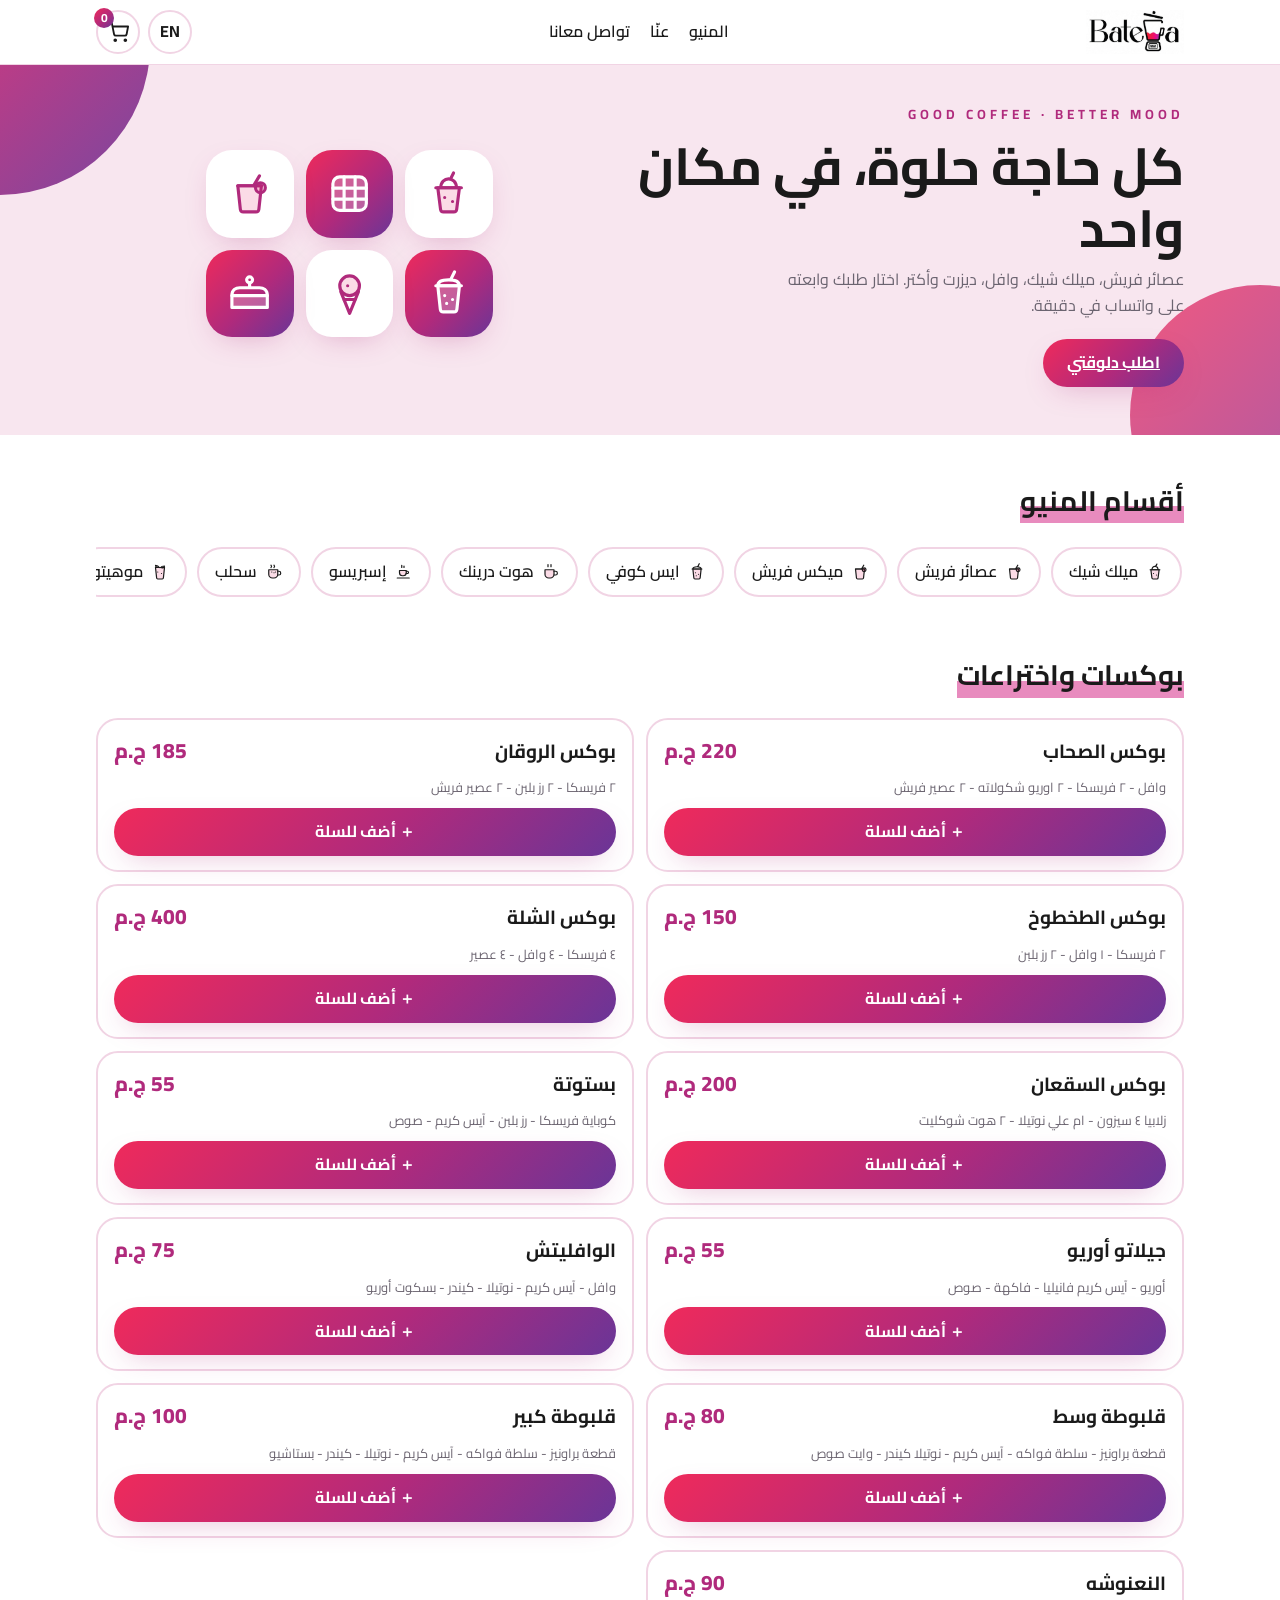
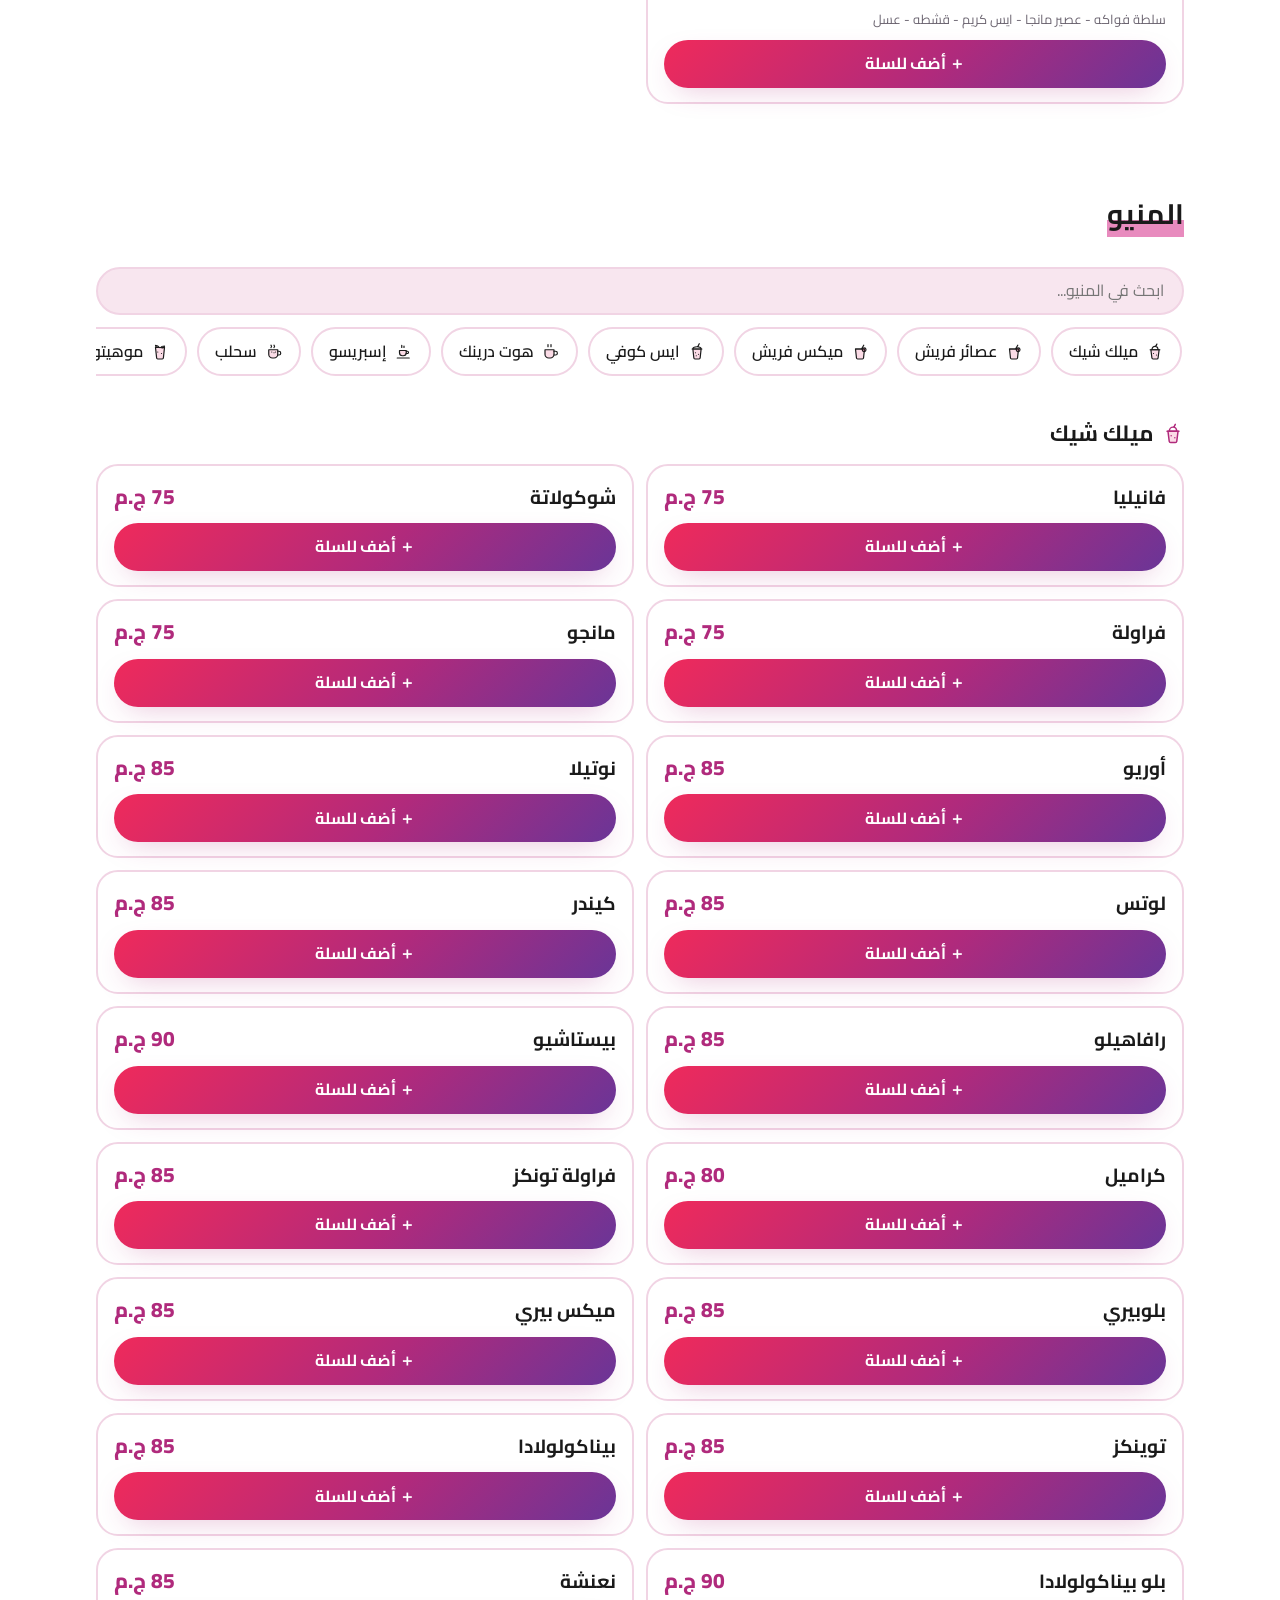
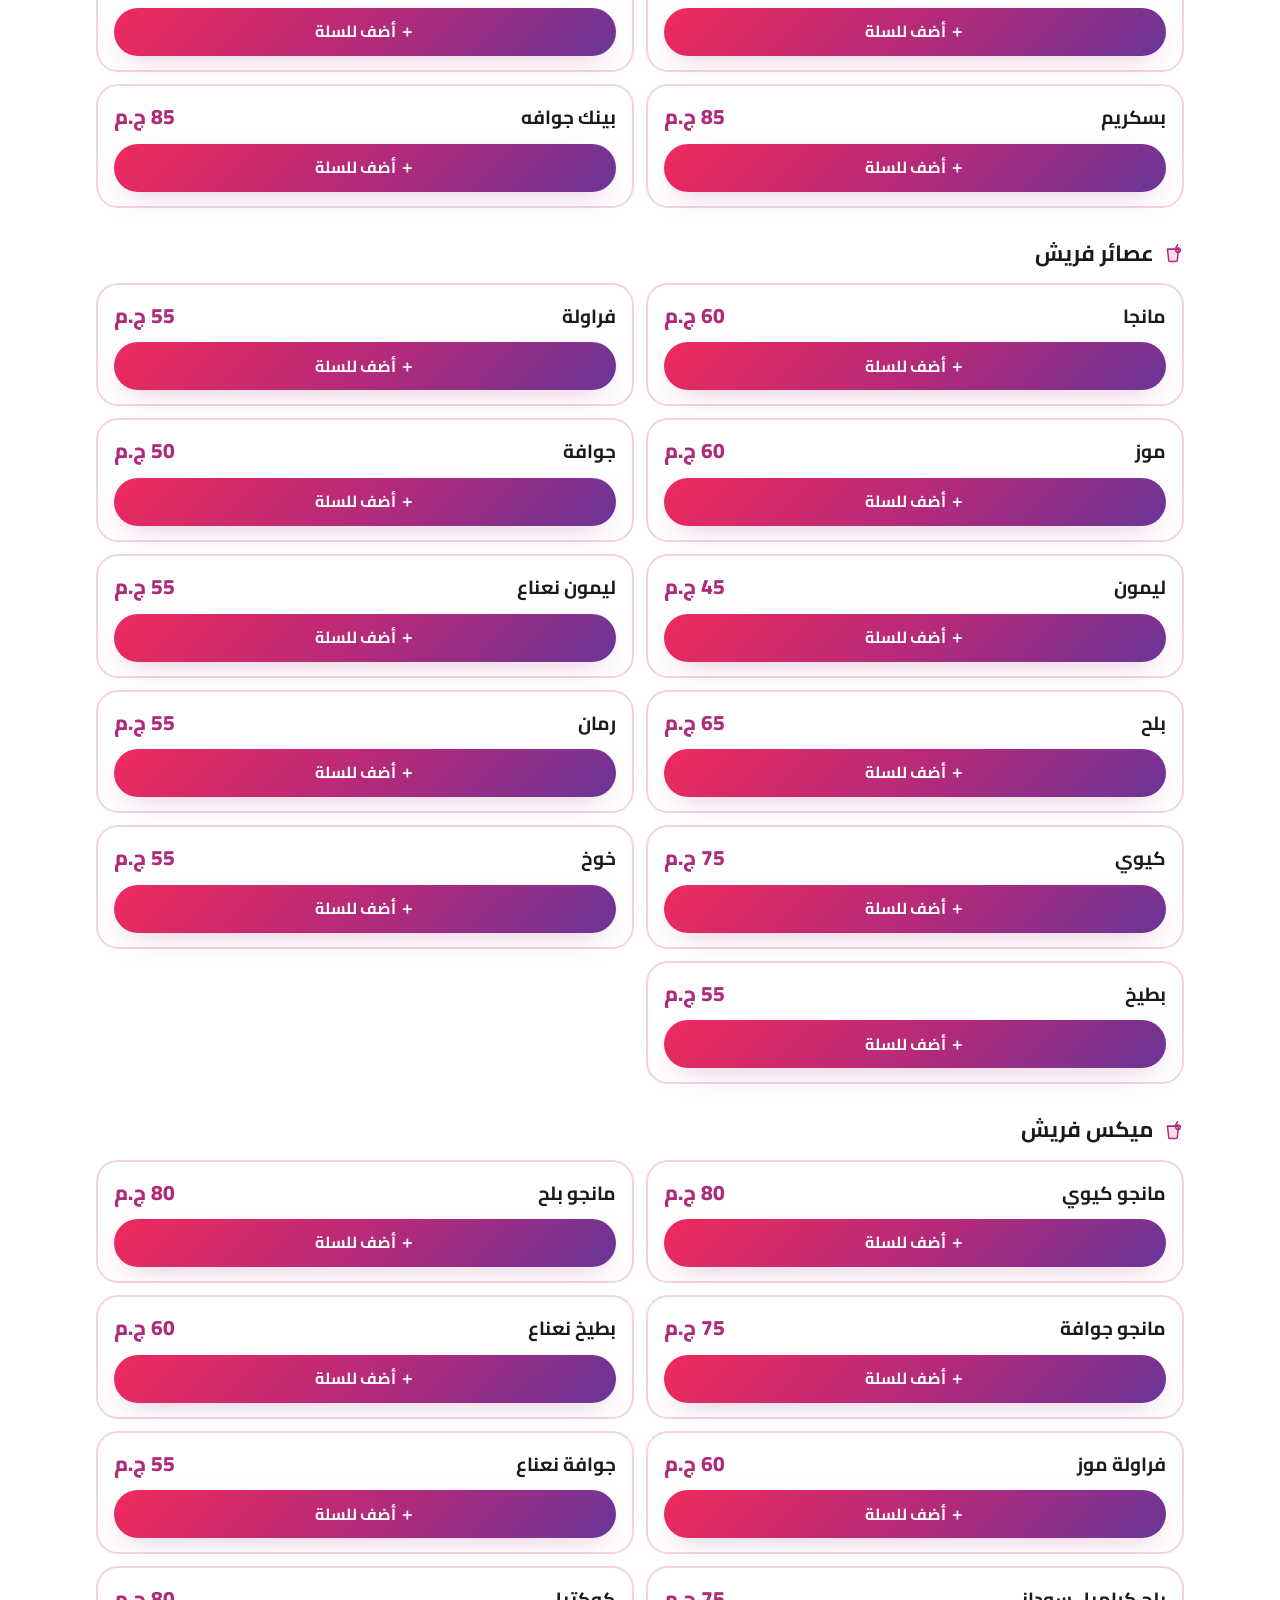
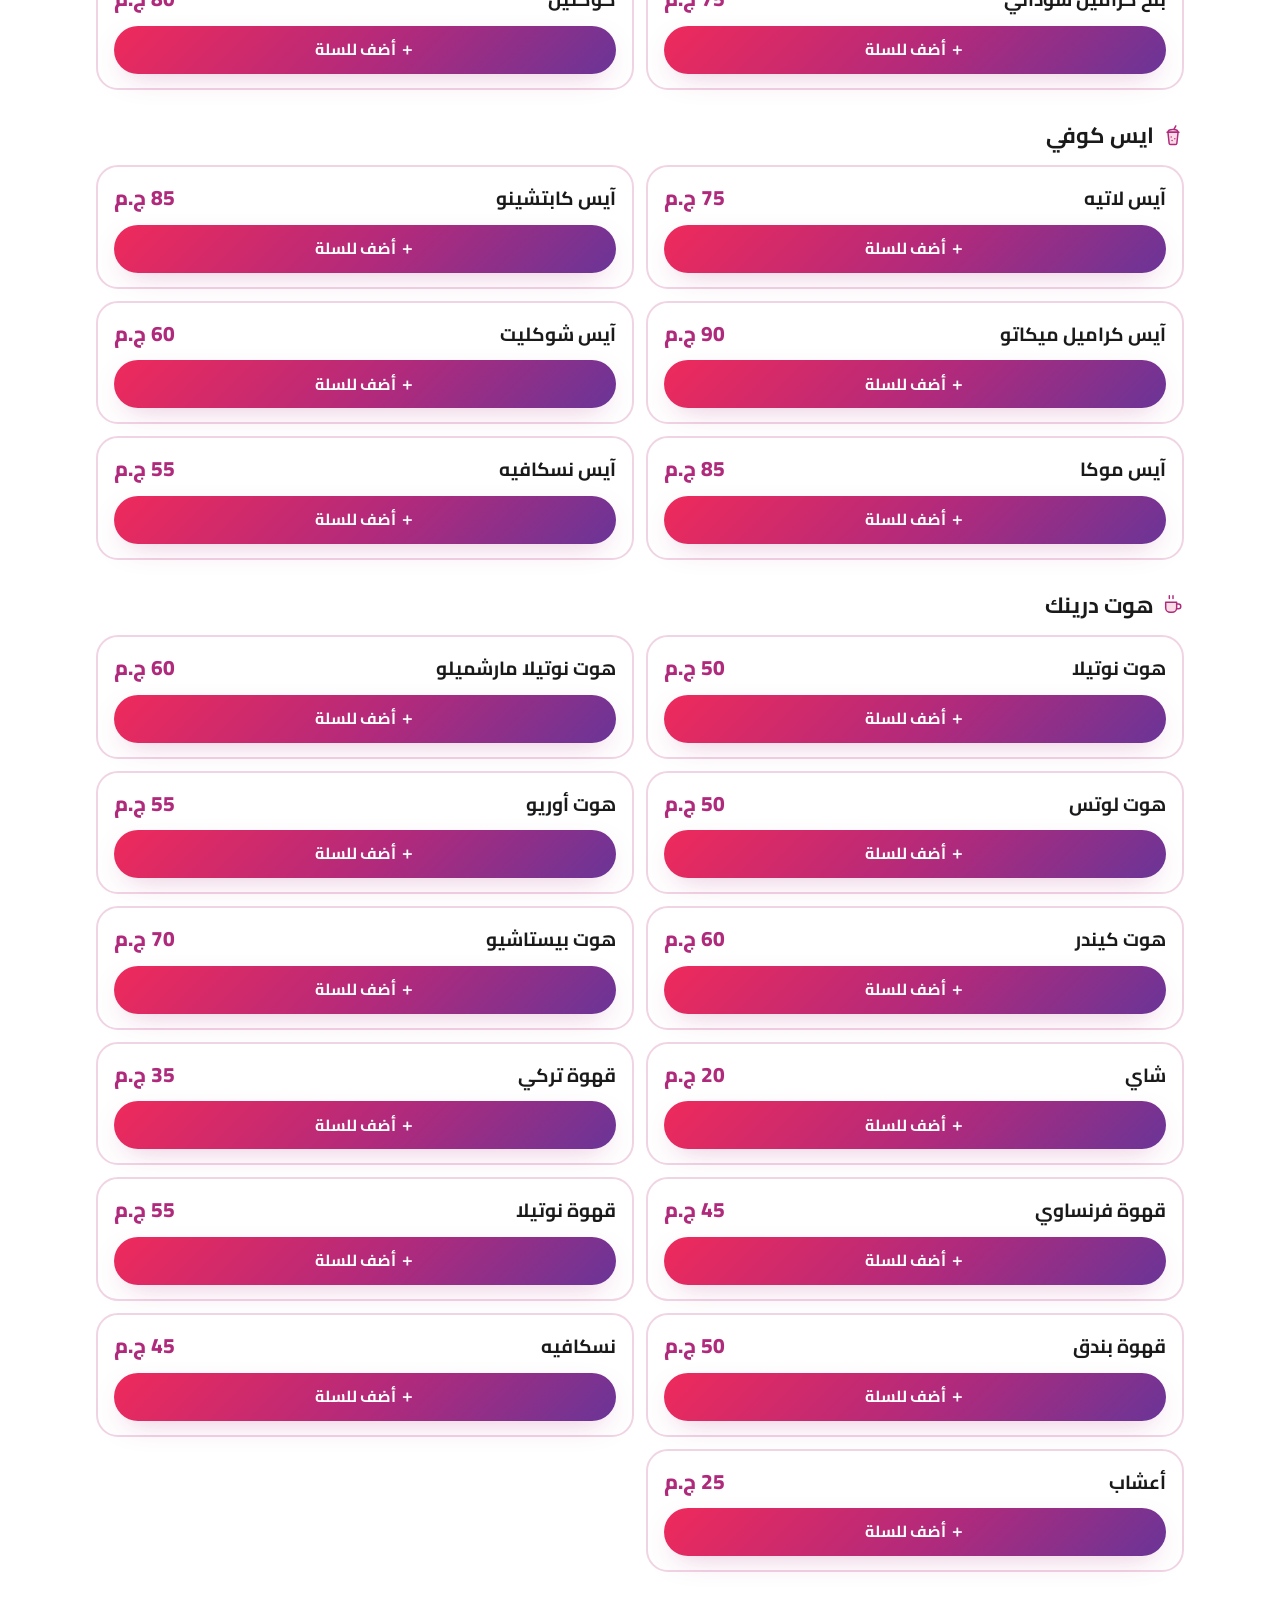
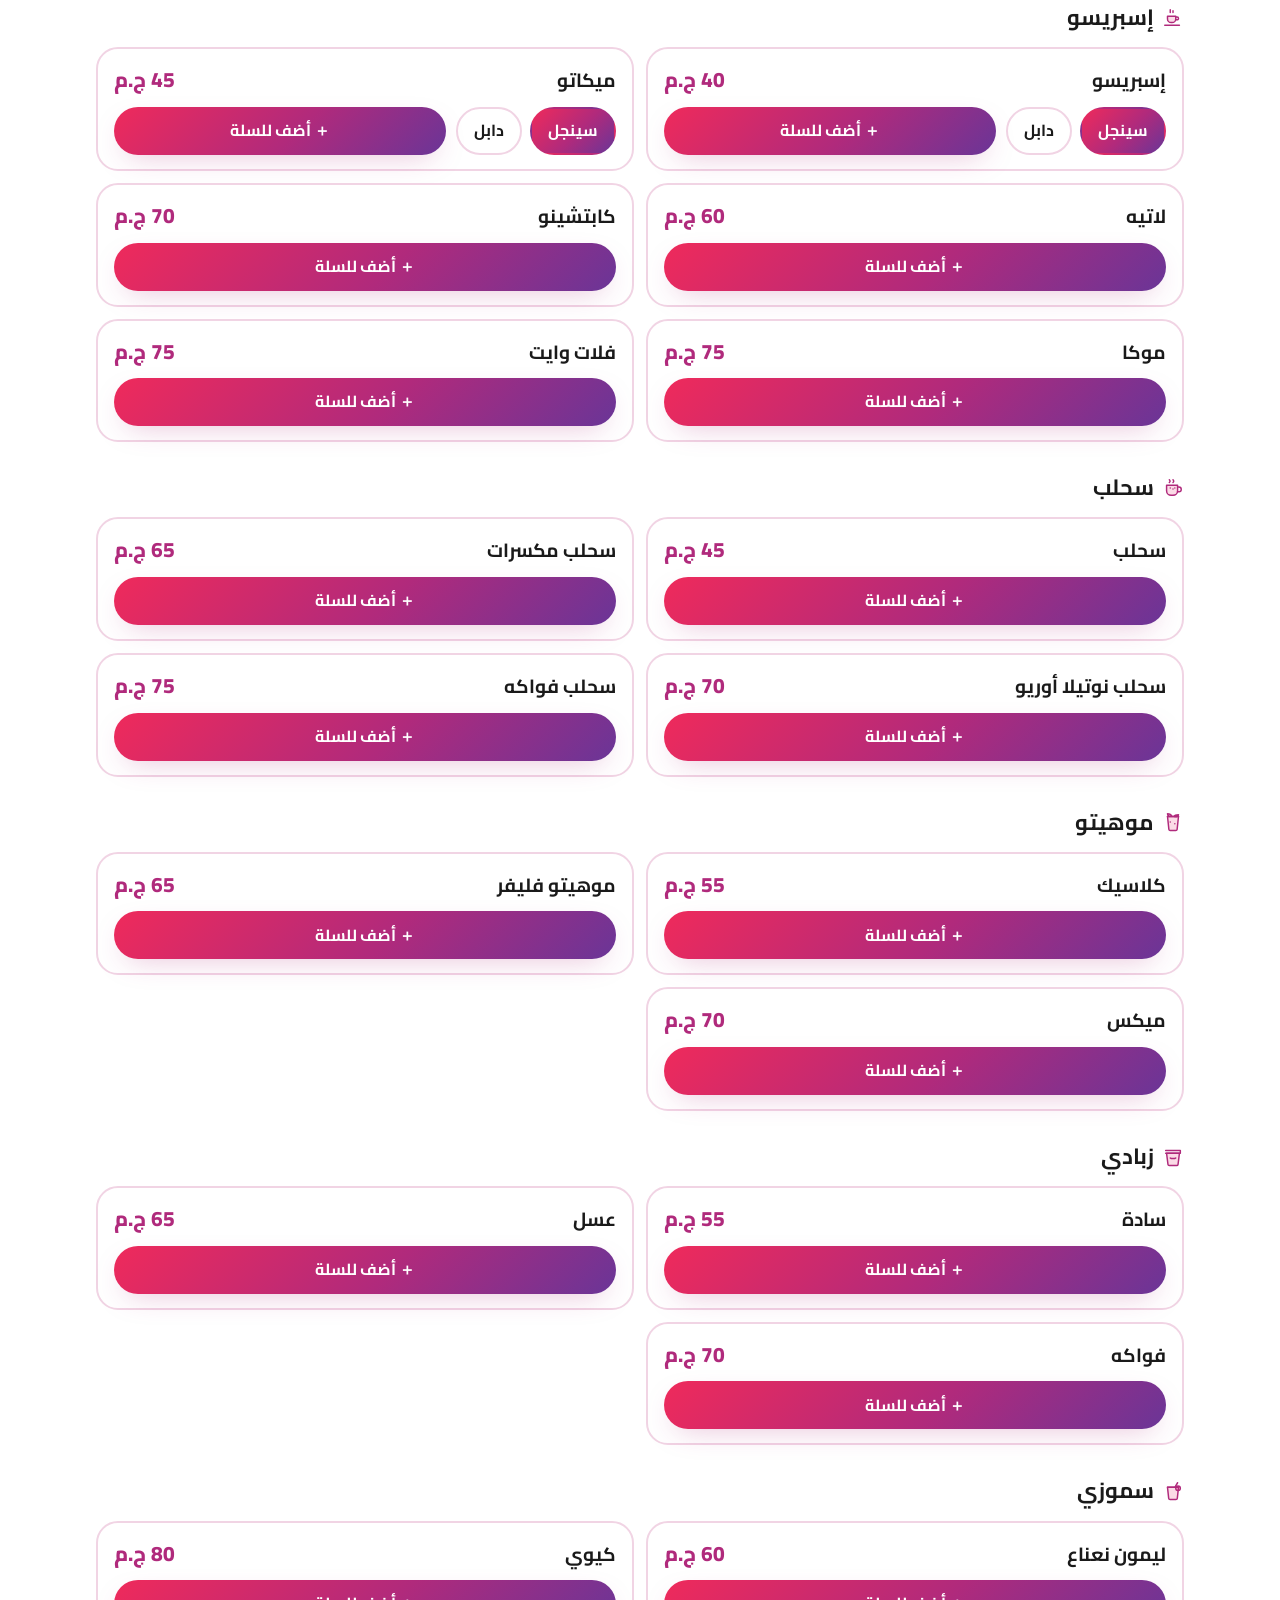
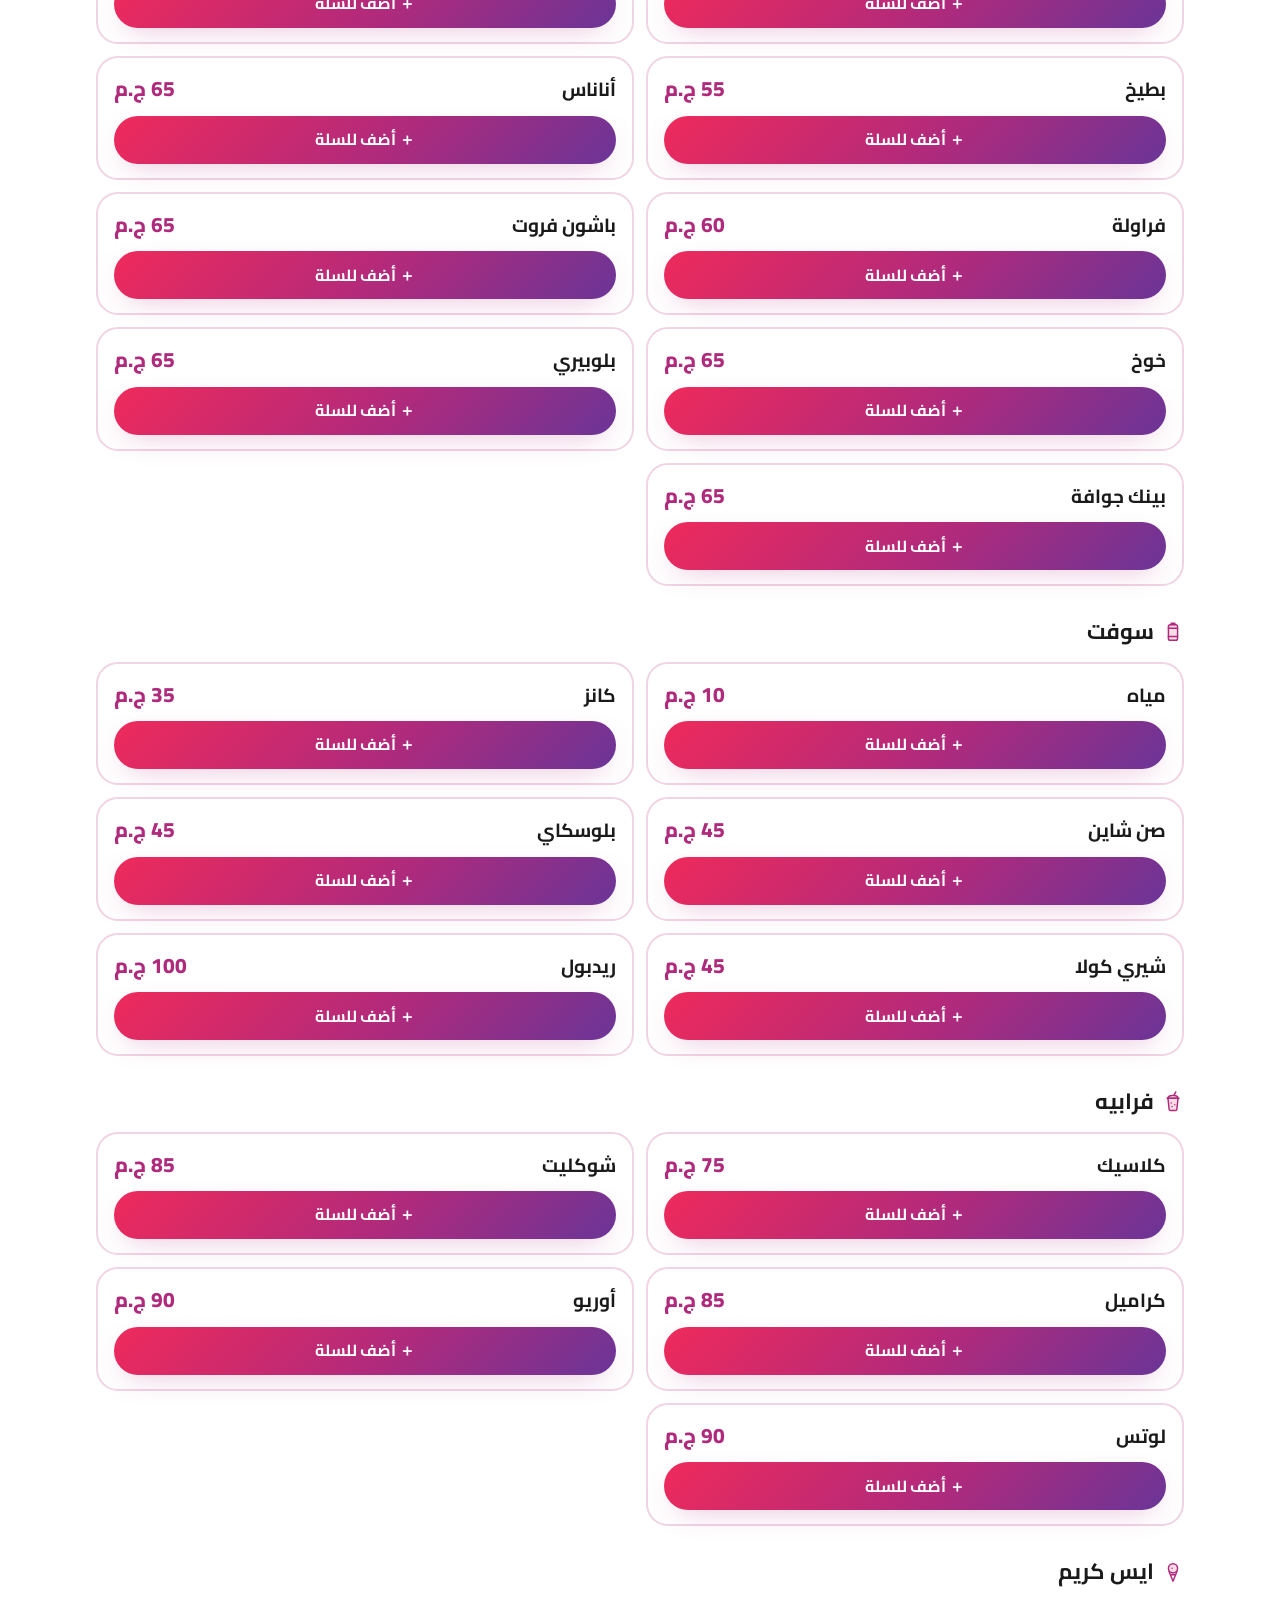
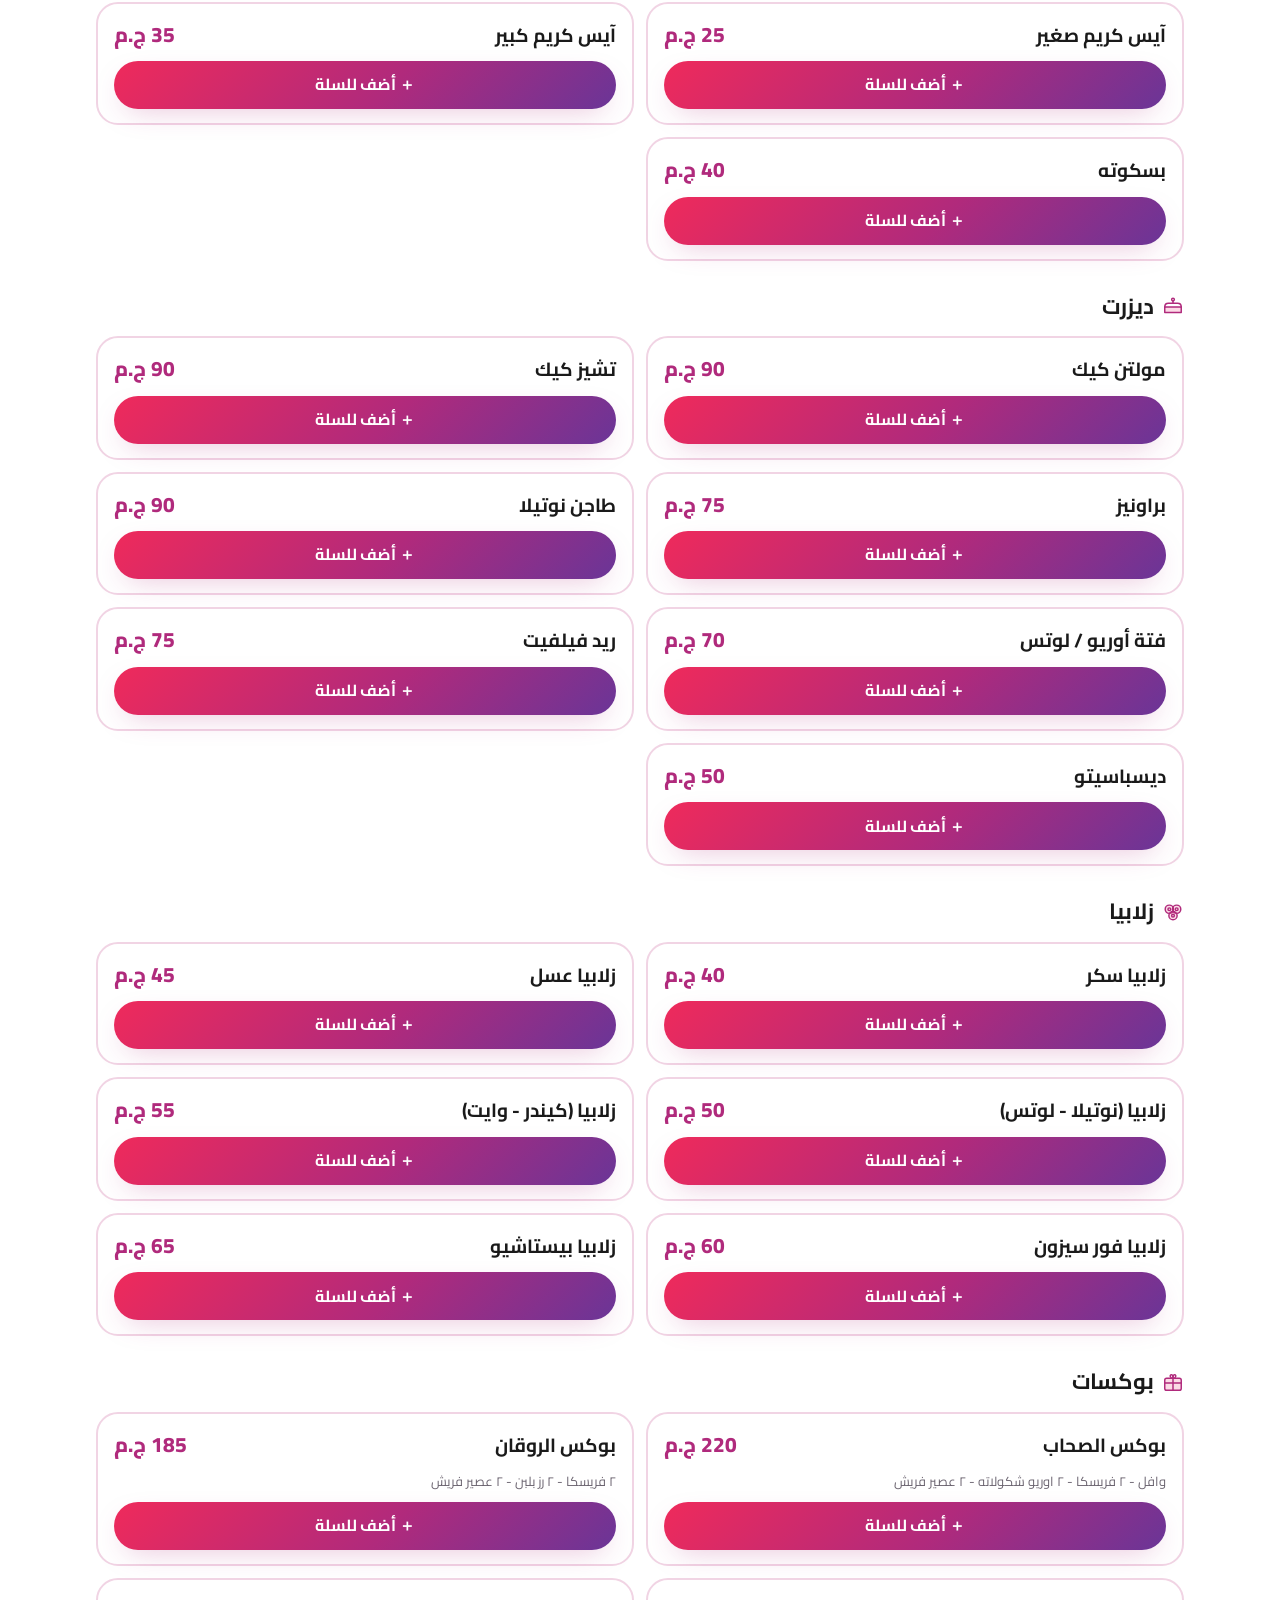
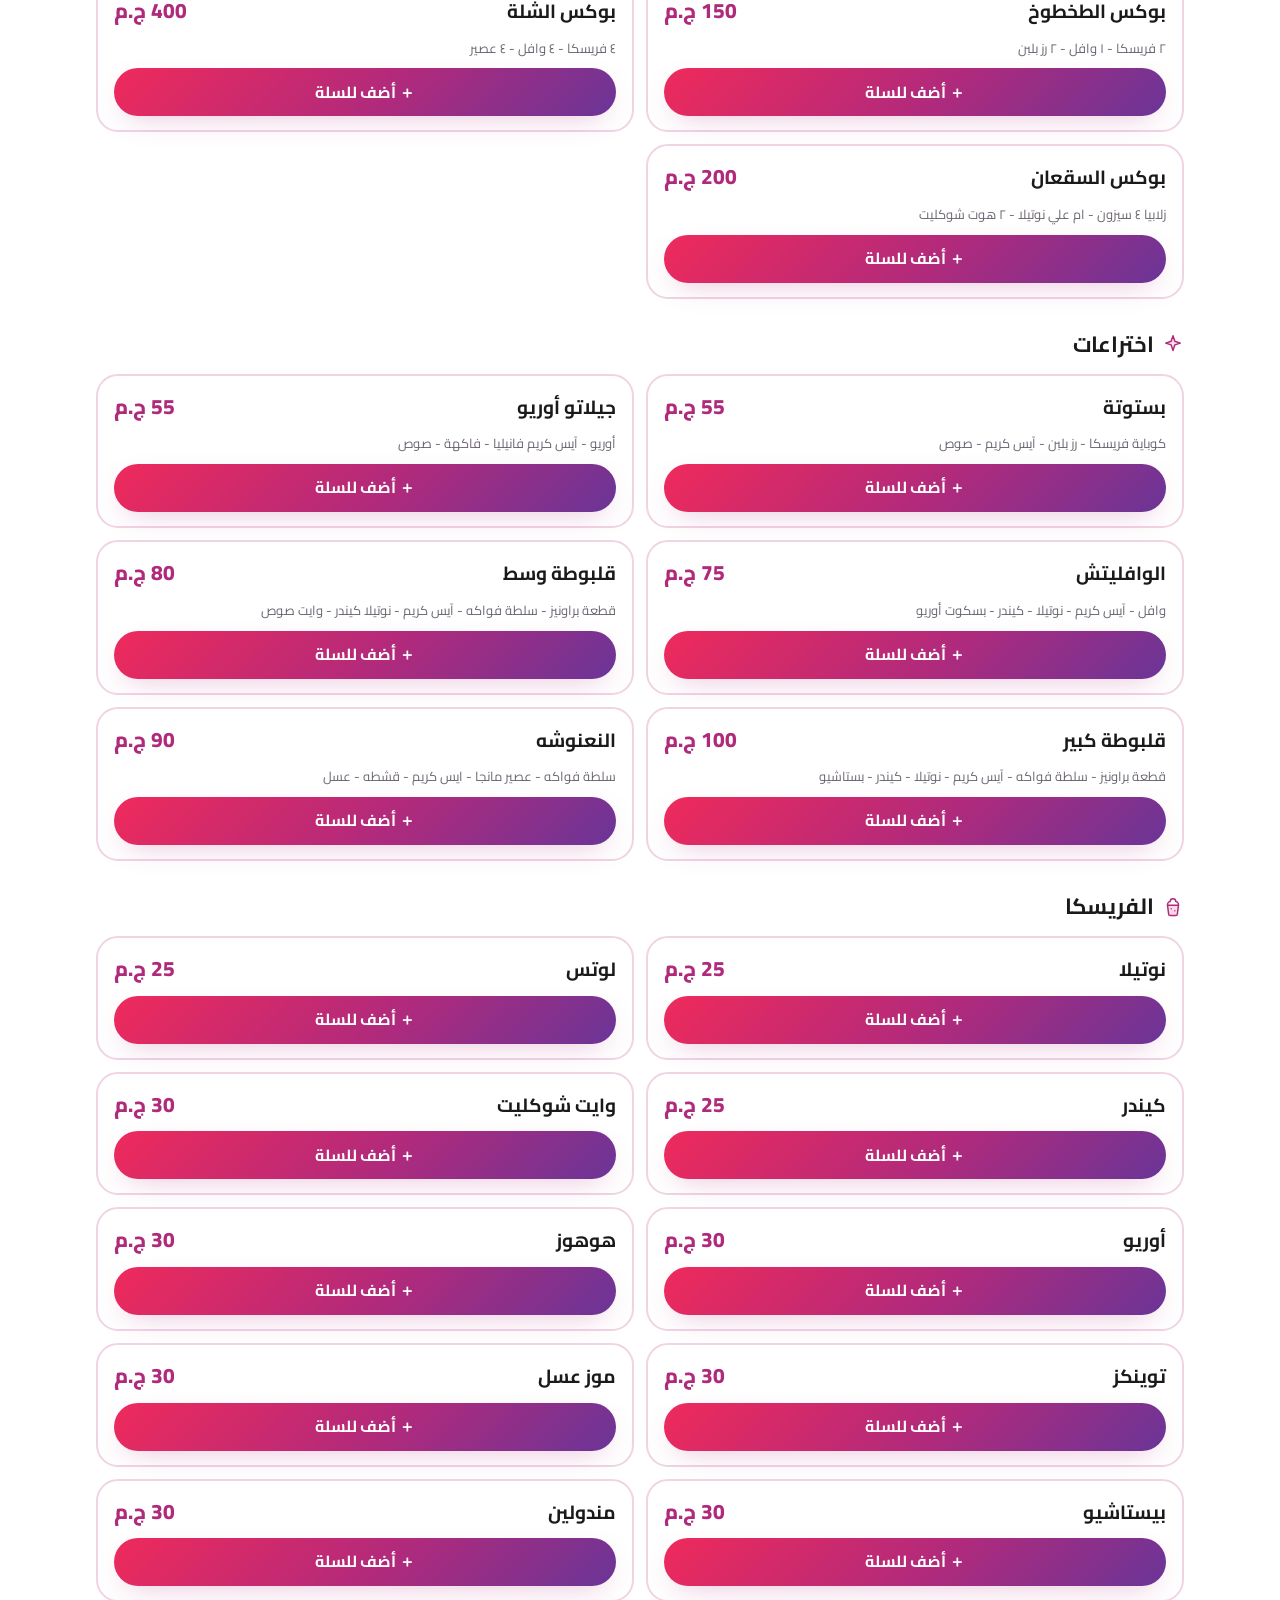
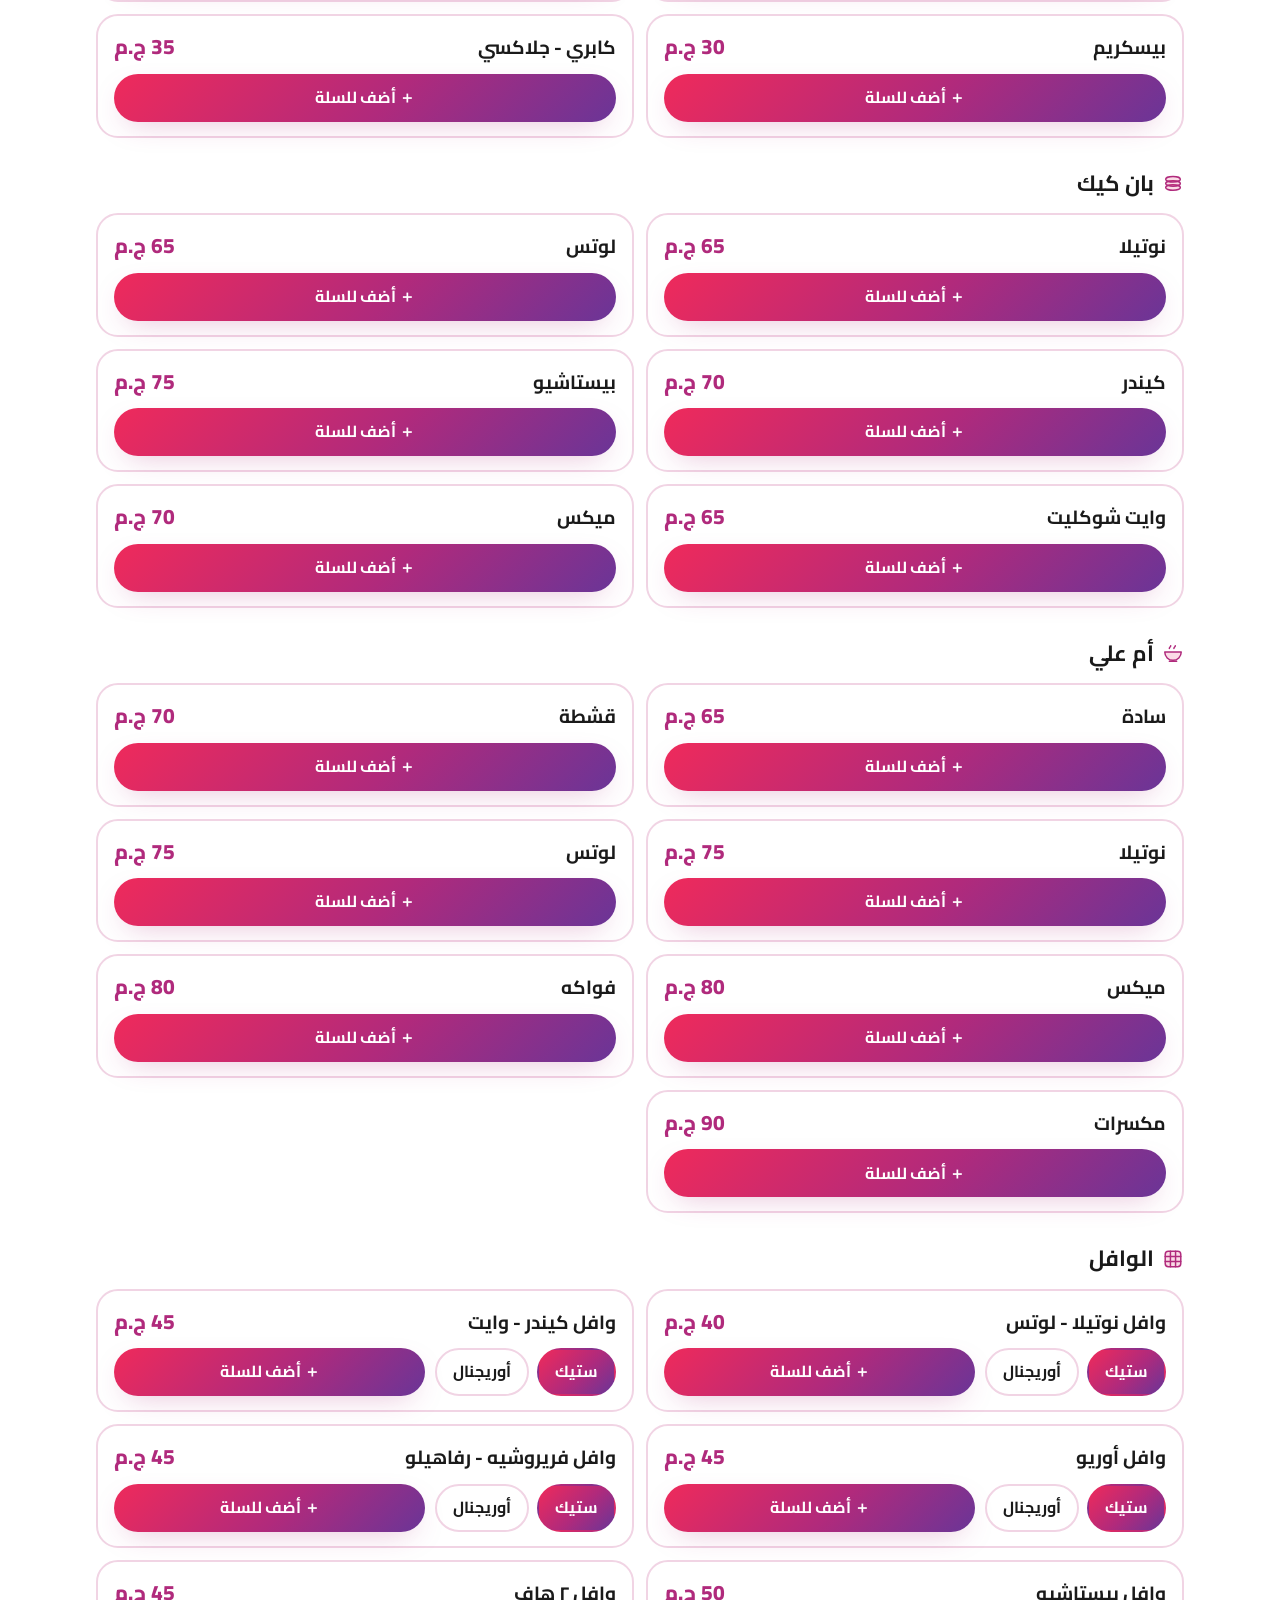
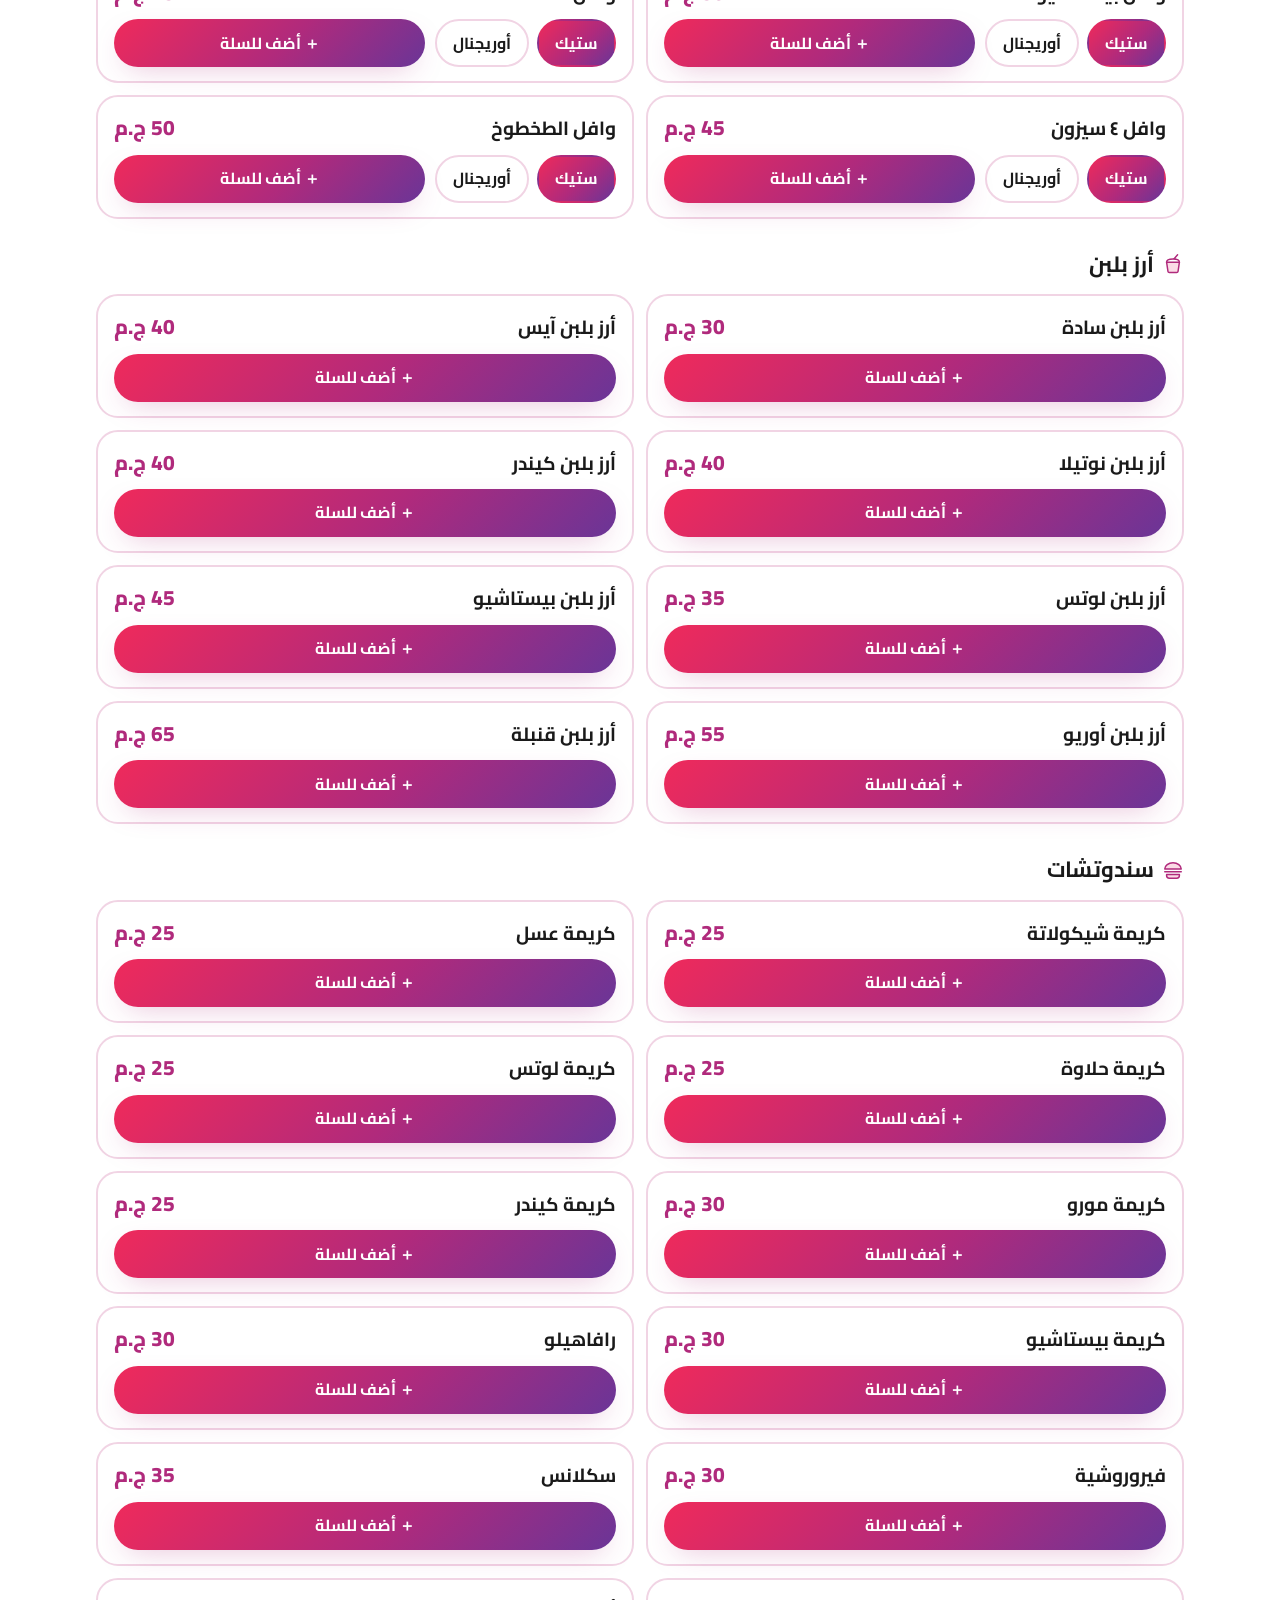
<file: index.html>
<!doctype html>
<html lang="ar" dir="rtl">
<head>
<meta charset="utf-8">
<meta name="viewport" content="width=device-width,initial-scale=1">
<title>بطيخة | Batekha – Fresh Juice & Desserts</title>
<meta name="description" content="اطلب من بطيخة: عصائر فريش، ميلك شيك، وافل، ديزرت وأكتر – كل حاجة حلوة في مكان واحد. Order via WhatsApp.">
<meta name="theme-color" content="#b02a7c">
<meta property="og:title" content="بطيخة | Batekha">
<link rel="icon" href="assets/logo.png">
<link rel="preconnect" href="https://fonts.googleapis.com"><link rel="stylesheet" href="https://fonts.googleapis.com/css2?family=Cairo:wght@400;600;700;800&display=swap">
<link rel="stylesheet" href="styles.css">
</head>
<body>
<header class="top"><div class="wrap">
  <a href="#top" aria-label="Batekha"><img src="assets/logo.png" alt="بطيخة Batekha"></a>
  <nav><a href="#menu" data-i="nav_menu"></a><a href="#about" data-i="nav_about"></a><a href="#contact" data-i="nav_contact"></a></nav>
  <div class="row" style="gap:8px">
    <button class="iconbtn" id="langBtn" aria-label="Language" style="font-weight:700">EN</button>
    <button class="iconbtn" id="cartBtn" data-i-aria="cart"><svg viewBox="0 0 24 24" fill="none" stroke="currentColor" stroke-width="2" stroke-linecap="round" stroke-linejoin="round"><circle cx="9" cy="21" r="1"/><circle cx="20" cy="21" r="1"/><path d="M1 1h4l2.7 13.4a2 2 0 0 0 2 1.6h9.7a2 2 0 0 0 2-1.6L23 6H6"/></svg><span class="badge" id="badge" hidden>0</span></button>
  </div>
</div></header>

<main id="top">
<section class="hero"><div class="wrap">
  <div class="reveal">
    <small>GOOD COFFEE · BETTER MOOD</small>
    <h1 data-i="hero_h"></h1>
    <p data-i="hero_p"></p>
    <a class="btn" href="#menu" data-i="order_now"></a>
  </div>
  <div class="pics" aria-hidden="true"><span class="tile" data-ico="shake"></span><span class="tile" data-ico="waffle"></span><span class="tile" data-ico="juice"></span><span class="tile" data-ico="icedcoffee"></span><span class="tile" data-ico="cone"></span><span class="tile" data-ico="cake"></span></div>
</div></section>

<section id="shortcuts"><div class="wrap"><h2 class="title" data-i="cats"></h2><div class="chips" id="homeChips"></div></div></section>

<section id="featured" style="padding-top:0"><div class="wrap"><h2 class="title" data-i="featured"></h2><div class="list" id="featGrid"></div></div></section>

<section id="menu"><div class="wrap">
  <h2 class="title" data-i="nav_menu"></h2>
  <div class="tools">
    <input class="search" id="q" type="search" data-i-ph="search" aria-label="search">
    <div class="chips" id="chips" style="margin-top:8px"></div>
  </div>
  <div id="menuBody"><div class="grid"><div class="sk"></div><div class="sk"></div><div class="sk"></div></div></div>
</div></section>

<section class="about" id="about"><div class="wrap cols">
  <div class="box reveal"><h3 data-i="about_t"></h3><p data-i="about_p"></p></div>
  <div class="box reveal"><h3 data-i="hours_t"></h3><p id="hours"></p><p id="openState" style="font-weight:700;color:var(--mag)"></p></div>
  <div class="box reveal" id="contact"><h3 data-i="contact_t"></h3><div id="contactBody"></div></div>
</div></section>
</main>

<footer><div class="wrap"><img src="assets/logo.png" alt="" style="height:40px;margin:0 auto 10px;filter:invert(1)"><div data-i="foot"></div><div style="margin-top:6px">EST 2026</div></div></footer>

<div class="fab" id="fab"><button class="btn" id="fabBtn"><span data-i="view_cart"></span><b id="fabTotal"></b></button></div>
<div class="ov" id="ov"></div>
<div class="sheet" id="sheet" role="dialog" aria-modal="true"></div>

<script src="data/menu.js"></script><script src="data/config.js"></script><script src="icons.js"></script><script src="core.js"></script><script src="app.js"></script>
</body></html>
</file>
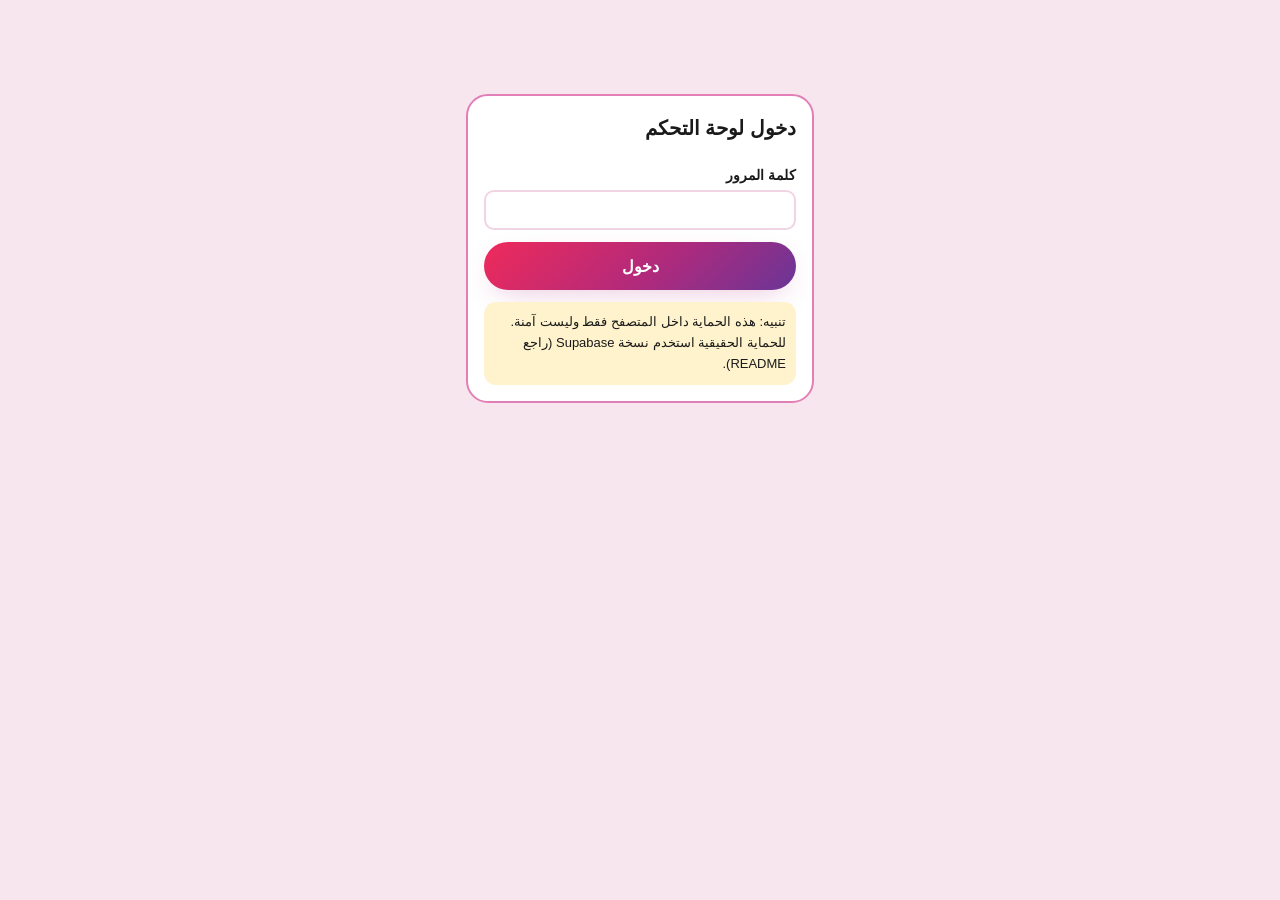
<file: admin.html>
<!doctype html>
<html lang="ar" dir="rtl"><head><meta charset="utf-8"><meta name="viewport" content="width=device-width,initial-scale=1"><meta name="robots" content="noindex">
<title>لوحة التحكم | بطيخة</title><link rel="stylesheet" href="styles.css">
<style>body{background:var(--tint);padding-bottom:60px}.pn{background:#fff;border:2px solid var(--line);border-radius:var(--r);padding:16px;margin:14px 0}
.pn h2{font-size:20px;margin-bottom:8px}table{width:100%;border-collapse:collapse}td{padding:6px 4px;border-bottom:1px solid #f1d4e4;vertical-align:middle}
td input[type=text],td input[type=number],.f input{width:100%;min-height:40px;padding:0 10px;border:2px solid #f1d4e4;border-radius:10px}
td input[type=number]{width:80px}.sm{min-height:36px;padding:0 14px;font-size:13px}.bar{position:sticky;top:0;z-index:5;background:#fff;padding:10px 16px;border-bottom:2px solid var(--line);display:flex;gap:8px;flex-wrap:wrap;align-items:center}
.warn{background:#fff3cd;border-radius:12px;padding:10px;font-size:13px}.thumb{width:44px;height:44px;border-radius:8px;object-fit:cover;background:var(--tint)}</style></head>
<body>
<div id="login" class="wrap" style="max-width:380px;padding-top:80px"><div class="pn f"><h2>دخول لوحة التحكم</h2><label>كلمة المرور<input id="pw" type="password"></label><button class="btn" id="in">دخول</button><p class="warn">تنبيه: هذه الحماية داخل المتصفح فقط وليست آمنة. للحماية الحقيقية استخدم نسخة Supabase (راجع README).</p></div></div>
<div id="app" hidden>
<div class="bar"><b>لوحة تحكم بطيخة</b><button class="btn sm" id="saveAll">حفظ التغييرات</button><button class="btn sm ghost" id="exp">تصدير JSON</button><label class="btn sm ghost" style="cursor:pointer">استيراد<input id="imp" type="file" accept=".json" hidden></label><button class="btn sm ghost" id="rst">إرجاع الأصل</button><a class="btn sm ghost" href="index.html" target="_blank">فتح الموقع</a><span id="msg" style="color:var(--mag);font-weight:700"></span></div>
<div class="wrap">
<div class="pn warn">التعديلات تُحفظ في هذا المتصفح فقط. لتطبيقها لكل العملاء: اضغط «تصدير JSON» وارفع الملفات المحدثة (data/menu.js و data/config.js) أو انتقل لنسخة Supabase.</div>
<div class="pn"><h2>الإعدادات</h2><div class="f" id="settings"></div></div>
<div class="pn"><h2>أكواد الخصم</h2><div id="disc"></div><button class="btn sm ghost" id="addDisc">+ كود جديد</button></div>
<div id="extrasPn" hidden></div><div id="extras" hidden></div><button id="addEx" hidden></button>
<div id="cats"></div><button class="btn sm" id="addCat">+ قسم جديد</button>
</div></div>
<script src="data/menu.js"></script><script src="data/config.js"></script>
<script>
const $=(s,r=document)=>r.querySelector(s),$$=(s,r=document)=>[...r.querySelectorAll(s)];
const ld=(k,d)=>{try{return JSON.parse(localStorage.getItem(k))??d}catch{return d}};
let menu=ld('btk_menu',structuredClone(window.MENU_DEFAULT)),cfg=Object.assign({},window.CONFIG_DEFAULT,ld('btk_config',{}));
const esc=s=>String(s??'').replace(/[&<>"']/g,c=>({'&':'&amp;','<':'&lt;','>':'&gt;','"':'&quot;',"'":'&#39;'}[c]));
const say=m=>{$('#msg').textContent=m;setTimeout(()=>$('#msg').textContent='',2500)};
$('#in').onclick=()=>{if($('#pw').value===cfg.adminPass){$('#login').hidden=true;$('#app').hidden=false;draw()}else alert('كلمة المرور غير صحيحة')};
$('#pw').onkeydown=e=>e.key==='Enter'&&$('#in').click();
const S=[['whatsapp','رقم واتساب (بصيغة دولية بدون +)'],['phone','تليفون'],['address','العنوان'],['mapUrl','رابط Google Maps'],['instagram','رابط Instagram'],['facebook','رابط Facebook'],['tiktok','رابط TikTok'],['deliveryFee','رسوم التوصيل (اتركها فارغة = تُحدد عند التأكيد)'],['minOrder','الحد الأدنى للطلب (0 = بدون)'],['hoursAr','مواعيد العمل (عربي)'],['hoursEn','مواعيد العمل (English)'],['adminPass','كلمة مرور اللوحة']];
const getS=k=>k==='hoursAr'?cfg.hours.ar:k==='hoursEn'?cfg.hours.en:cfg[k];
function draw(){
 $('#settings').innerHTML=S.map(([k,l])=>`<label>${l}<input data-s="${k}" value="${esc(getS(k)??'')}"></label>`).join('');
 $('#disc').innerHTML=(cfg.discounts||[]).map((d,i)=>`<div class="row f" style="grid-template-columns:2fr 1fr 1fr auto;display:grid;margin:6px 0"><input data-d="${i}.code" value="${esc(d.code)}" placeholder="الكود"><select data-d="${i}.type"><option value="percent" ${d.type==='percent'?'selected':''}>%</option><option value="fixed" ${d.type==='fixed'?'selected':''}>مبلغ</option></select><input type="number" data-d="${i}.value" value="${d.value}"><button class="btn sm ghost" data-dd="${i}">حذف</button></div>`).join('');
 $('#extras').innerHTML=menu.extras.map((e,i)=>`<div class="row f" style="display:grid;grid-template-columns:2fr 1fr auto;margin:6px 0"><input data-x="${i}.ar" value="${esc(e.ar)}"><input type="number" data-x="${i}.price" value="${e.price}"><button class="btn sm ghost" data-dx="${i}">حذف</button></div>`).join('');
 $('#cats').innerHTML=menu.categories.map((c,ci)=>`<div class="pn"><div class="row f" style="display:grid;grid-template-columns:2fr 2fr auto"><input data-c="${ci}.ar" value="${esc(c.ar)}"><input data-c="${ci}.en" value="${esc(c.en)}" placeholder="English"><button class="btn sm ghost" data-dc="${ci}">حذف القسم</button></div>
 <table>${c.items.map((it,ii)=>`<tr><td><input type="text" data-i="${ci}.${ii}.ar" value="${esc(it.ar)}"></td><td>${it.sizes?it.sizes.map((s,si)=>`<input type="number" title="${esc(s.ar)}" data-z="${ci}.${ii}.${si}" value="${s.price}">`).join(' '):`<input type="number" data-i="${ci}.${ii}.price" value="${it.price}">`}</td>
 <td><label><input type="checkbox" data-i="${ci}.${ii}.available" ${it.available?'checked':''}> متاح</label><br><label><input type="checkbox" data-i="${ci}.${ii}.popular" ${it.popular?'checked':''}> مميز</label></td>
 <td><button class="btn sm ghost" data-di="${ci}.${ii}">حذف</button></td></tr>`).join('')}</table><button class="btn sm ghost" data-ai="${ci}">+ صنف</button></div>`).join('');
}
document.addEventListener('input',e=>{const t=e.target,v=t.type==='checkbox'?t.checked:t.type==='number'?(t.value===''?0:+t.value):t.value;
 if(t.dataset.s){const k=t.dataset.s;if(k==='hoursAr')cfg.hours.ar=v;else if(k==='hoursEn')cfg.hours.en=v;else if(k==='deliveryFee')cfg.deliveryFee=v===''?null:+v;else if(k==='minOrder')cfg.minOrder=+v||0;else cfg[k]=v}
 if(t.dataset.d){const[i,k]=t.dataset.d.split('.');cfg.discounts[i][k]=v}
 if(t.dataset.x){const[i,k]=t.dataset.x.split('.');menu.extras[i][k]=v}
 if(t.dataset.c){const[i,k]=t.dataset.c.split('.');menu.categories[i][k]=v}
 if(t.dataset.i){const[c,i,k]=t.dataset.i.split('.');menu.categories[c].items[i][k]=v}
 if(t.dataset.z){const[c,i,s]=t.dataset.z.split('.');menu.categories[c].items[i].sizes[s].price=v}});
document.addEventListener('change',async e=>{const t=e.target;if(!t.dataset.img)return;const[c,i]=t.dataset.img.split('.');const f=t.files[0];if(!f)return;
 const im=await createImageBitmap(f),k=Math.min(1,640/im.width),cv=document.createElement('canvas');cv.width=im.width*k;cv.height=im.height*k;cv.getContext('2d').drawImage(im,0,0,cv.width,cv.height);
 menu.categories[c].items[i].img=cv.toDataURL('image/jpeg',.8);draw();say('تم رفع الصورة – اضغط حفظ')});
document.addEventListener('click',e=>{const d=e.target.dataset;if(!d)return;
 if(d.dd!=null){cfg.discounts.splice(d.dd,1);draw()}if(d.dx!=null){menu.extras.splice(d.dx,1);draw()}
 if(d.dc!=null&&confirm('حذف القسم بكل أصنافه؟')){menu.categories.splice(d.dc,1);draw()}
 if(d.di!=null){const[c,i]=d.di.split('.');if(confirm('حذف الصنف؟')){menu.categories[c].items.splice(i,1);draw()}}
 if(d.ai!=null){menu.categories[d.ai].items.push({id:'n'+Date.now(),ar:'صنف جديد',en:'',price:0,available:true,popular:false,img:''});draw()}});
$('#addDisc').onclick=()=>{(cfg.discounts=cfg.discounts||[]).push({code:'',type:'percent',value:10});draw()};
$('#addEx').onclick=()=>{menu.extras.push({id:'x'+Date.now(),ar:'إضافة جديدة',en:'',price:0});draw()};
$('#addCat').onclick=()=>{menu.categories.push({id:'c'+Date.now(),ar:'قسم جديد',en:'New category',icon:'spark',items:[]});draw()};
$('#saveAll').onclick=()=>{try{localStorage.setItem('btk_menu',JSON.stringify(menu));localStorage.setItem('btk_config',JSON.stringify(cfg));say('تم الحفظ ✓')}catch{say('المساحة ممتلئة – قلل حجم الصور')}};
$('#rst').onclick=()=>{if(confirm('إرجاع كل شيء للبيانات الأصلية؟')){localStorage.removeItem('btk_menu');localStorage.removeItem('btk_config');location.reload()}};
$('#exp').onclick=()=>{const dl=(n,s)=>{const a=document.createElement('a');a.href=URL.createObjectURL(new Blob([s],{type:'text/javascript'}));a.download=n;a.click()};
 dl('menu.js','window.MENU_DEFAULT='+JSON.stringify(menu,null,1)+';');dl('config.js','window.CONFIG_DEFAULT='+JSON.stringify(cfg,null,2)+';')};
$('#imp').onchange=async e=>{try{const j=JSON.parse(await e.target.files[0].text());if(j.categories)menu=j;draw();say('تم الاستيراد')}catch{say('ملف غير صالح')}};
</script></body></html>
</file>
<file: styles.css>
:root{--pink:#e91e63;--mag:#b02a7c;--purple:#6a3597;--grad:linear-gradient(135deg,#ef2a5b,#b02a7c 55%,#6a3597);--soft:#e88bbe;--tint:#f8e6ef;--card:#fff;--ink:#1a1a1a;--mute:#6b6470;--line:#e37fb7;--r:22px;--shadow:0 10px 30px -12px rgba(176,42,124,.35)}
*{box-sizing:border-box;margin:0}html{scroll-behavior:smooth}
body{font-family:Cairo,"Segoe UI",Tahoma,sans-serif;color:var(--ink);background:#fff;line-height:1.6;-webkit-tap-highlight-color:transparent}
button,input,textarea,select{font:inherit;color:inherit}button{cursor:pointer;border:0;background:none}
img{max-width:100%;display:block}
.wrap{max-width:1120px;margin:auto;padding:0 16px}
:focus-visible{outline:3px solid var(--purple);outline-offset:2px}
.btn{display:inline-flex;align-items:center;justify-content:center;gap:8px;min-height:48px;padding:0 24px;border-radius:999px;font-weight:700;background:var(--grad);color:#fff;box-shadow:var(--shadow);transition:transform .2s,box-shadow .2s}
.btn:hover{transform:translateY(-2px)}.btn:active{transform:scale(.97)}
.btn.ghost{background:#fff;color:var(--mag);border:2px solid var(--line);box-shadow:none}
.btn[disabled]{opacity:.5;pointer-events:none}
header.top{position:sticky;top:0;z-index:30;background:rgba(255,255,255,.9);backdrop-filter:blur(10px);border-bottom:1px solid #f1d4e4}
.top .wrap{display:flex;align-items:center;justify-content:space-between;height:64px;gap:8px}
.top img{height:44px;width:auto}
.top nav{display:none;gap:20px;font-weight:600}.top nav a{text-decoration:none;color:var(--ink)}
.iconbtn{width:44px;height:44px;border-radius:50%;display:grid;place-items:center;position:relative;border:2px solid #f1d4e4;background:#fff}
.iconbtn svg{width:22px;height:22px}
#cartBtn .badge{position:absolute;top:-4px;inset-inline-end:-4px;min-width:20px;height:20px;border-radius:10px;background:var(--grad);color:#fff;font-size:12px;font-weight:700;display:grid;place-items:center;padding:0 4px}
.bump{animation:bump .4s}@keyframes bump{40%{transform:scale(1.25) rotate(-8deg)}}
.hero{position:relative;overflow:hidden;background:var(--tint);padding:36px 0 48px}
.hero:before,.hero:after{content:"";position:absolute;border-radius:50%;background:var(--grad);opacity:.9}
.hero:before{width:300px;height:300px;inset-inline-end:-150px;top:-170px}
.hero:after{width:260px;height:260px;inset-inline-start:-110px;bottom:-110px;opacity:.75}
.hero .wrap{position:relative;z-index:1;display:grid;gap:24px;align-items:center}
.hero small{letter-spacing:.3em;font-weight:700;color:var(--mag)}
.hero h1{font-size:clamp(30px,7vw,52px);line-height:1.2;margin:8px 0}
.hero p{color:var(--mute);max-width:46ch;margin-bottom:20px}
@keyframes float{50%{transform:translateY(-10px)}}
.hero .pics{display:grid;grid-template-columns:repeat(3,1fr);gap:12px;max-width:380px;margin-inline:auto}
.tile{aspect-ratio:1;border-radius:26px;display:grid;place-items:center;background:#fff;color:var(--mag);box-shadow:var(--shadow);animation:float 6s ease-in-out infinite}
.tile:nth-child(even){animation-delay:-3s;background:var(--grad);color:#fff}.tile:nth-child(3n){animation-delay:-1.5s}
.tile .ico{width:54%;height:54%}.tile:nth-child(even) .ico .a{fill:rgba(255,255,255,.25)}
.ico .a{fill:rgba(233,30,99,.16)}
section{padding:44px 0}
h2.title{font-size:28px;display:inline-block;margin-bottom:20px;background:linear-gradient(transparent 62%,var(--soft) 62%)}
.chips{display:flex;gap:10px;overflow-x:auto;padding:4px 2px 12px;scrollbar-width:none}
.chips::-webkit-scrollbar{display:none}
.chip{flex:none;display:flex;align-items:center;gap:8px;padding:10px 16px;min-height:44px;border-radius:999px;border:2px solid #f1d4e4;background:#fff;font-weight:600;transition:.2s}
.chip svg{width:18px;height:18px}.chip.on{background:var(--grad);color:#fff;border-color:transparent}
.tools{position:sticky;top:64px;z-index:20;background:#fff;padding:10px 0 0}
.search{width:100%;min-height:48px;padding:0 18px;border-radius:999px;border:2px solid #f1d4e4;background:var(--tint)}
.cat{scroll-margin-top:170px;margin-top:28px}
.cat h3{font-size:22px;margin-bottom:12px;display:flex;align-items:center;gap:8px}
.cat h3 svg{width:22px;height:22px;color:var(--mag)}
.grid{display:grid;grid-template-columns:repeat(2,1fr);gap:12px}
.card{background:var(--card);border:2px solid #f1d4e4;border-radius:var(--r);overflow:hidden;text-align:start;display:flex;flex-direction:column;transition:transform .25s,box-shadow .25s,border-color .25s}
.card:hover{transform:translateY(-4px);box-shadow:var(--shadow);border-color:var(--line)}
.card .ph{aspect-ratio:4/3;display:grid;place-items:center;background:linear-gradient(135deg,#fbe1ee,#e9dcf5);color:var(--mag);overflow:hidden}
.card .ph svg{width:46%;height:46%;transition:transform .4s}
.card:hover .ph svg{transform:scale(1.12) rotate(-4deg)}
.card .bd{padding:10px 12px 12px;display:flex;flex-direction:column;gap:4px;flex:1}
.card b{font-size:15px;line-height:1.35}.card .ct{font-size:12px;color:var(--mute)}
.card .pr{margin-top:auto;font-weight:800;color:var(--mag)}
.card.off{opacity:.55}.tag{font-size:11px;font-weight:700;background:var(--tint);color:var(--mag);border-radius:8px;padding:0 8px;align-self:flex-start}
.about{background:var(--tint)}
.cols{display:grid;gap:16px}
.box{background:#fff;border:2px solid var(--line);border-radius:var(--r);padding:20px}
.box h3{margin-bottom:6px}
footer{background:#1a1226;color:#e9dcf5;padding:28px 0;text-align:center;font-size:14px}
footer a{color:#fff}
.fab{position:fixed;inset-inline:16px;bottom:16px;z-index:25;display:none}
.fab.show{display:flex}.fab .btn{flex:1;justify-content:space-between}
.ov{position:fixed;inset:0;background:rgba(26,18,38,.55);z-index:40;opacity:0;pointer-events:none;transition:opacity .25s}
.ov.on{opacity:1;pointer-events:auto}
.sheet{position:fixed;z-index:41;background:#fff;inset-inline:0;bottom:0;max-height:92vh;overflow:auto;border-radius:26px 26px 0 0;transform:translateY(105%);transition:transform .32s cubic-bezier(.2,.8,.2,1);padding:18px 18px 24px}
.sheet.on{transform:none}
.sheet .x{position:absolute;top:12px;inset-inline-end:12px}
.sheet h3{font-size:22px;padding-inline-end:48px}
.opt{display:flex;flex-wrap:wrap;gap:8px;margin:10px 0}
.opt label{flex:1 1 40%;display:flex;justify-content:space-between;gap:8px;align-items:center;min-height:48px;padding:0 14px;border:2px solid #f1d4e4;border-radius:14px;cursor:pointer}
.opt input{accent-color:var(--mag);width:20px;height:20px}
.opt label:has(input:checked){border-color:var(--mag);background:var(--tint)}
.qty{display:inline-flex;align-items:center;gap:6px;border:2px solid #f1d4e4;border-radius:999px}
.qty button{width:44px;height:44px;font-size:22px;font-weight:700;color:var(--mag)}
.row{display:flex;align-items:center;justify-content:space-between;gap:10px}
.line{padding:12px 0;border-bottom:1px dashed #f1d4e4}
.line small{display:block;color:var(--mute)}
.f{display:grid;gap:12px;margin:12px 0}
.f label{display:grid;gap:4px;font-weight:600;font-size:14px}
.f input,.f textarea,.f select{min-height:48px;padding:8px 14px;border:2px solid #f1d4e4;border-radius:14px;background:#fff}
.f .err{color:#c0123c;font-size:13px;font-weight:600}.f .bad{border-color:#c0123c}
.seg{display:grid;grid-template-columns:1fr 1fr;gap:8px}
.tot div{display:flex;justify-content:space-between;padding:3px 0}.tot .g{font-size:20px;font-weight:800;border-top:2px solid var(--line);margin-top:6px;padding-top:8px}
.note{background:var(--tint);border-radius:14px;padding:12px;font-size:14px;margin:10px 0}
.empty{text-align:center;color:var(--mute);padding:30px 0}
.reveal{opacity:0;transform:translateY(18px);transition:opacity .6s,transform .6s}.reveal.in{opacity:1;transform:none}
.sk{height:160px;border-radius:var(--r);background:linear-gradient(90deg,#f6e3ee,#fff,#f6e3ee);background-size:200%;animation:sk 1.2s infinite}@keyframes sk{to{background-position:-200%}}
body{animation:pg .5s}@keyframes pg{from{opacity:0}}
@media(min-width:720px){.grid{grid-template-columns:repeat(3,1fr)}.hero .wrap{grid-template-columns:1.1fr 1fr}.cols{grid-template-columns:repeat(3,1fr)}.top nav{display:flex}
.sheet{inset-inline:auto;inset-inline-start:50%;width:520px;max-width:96vw;bottom:auto;top:50%;border-radius:26px;transform:translate(-50%,-40%) scale(.96);opacity:0;pointer-events:none;transition:.28s}
[dir=rtl] .sheet{transform:translate(50%,-40%) scale(.96)}
.sheet.on{transform:translate(-50%,-50%);opacity:1;pointer-events:auto}[dir=rtl] .sheet.on{transform:translate(50%,-50%)}
.fab{display:none!important}}
@media(min-width:1000px){.grid{grid-template-columns:repeat(4,1fr)}}
@media(prefers-reduced-motion:reduce){*,*:before,*:after{animation:none!important;transition:none!important;scroll-behavior:auto!important}.reveal{opacity:1;transform:none}}

.list{display:grid;gap:12px}
.it{background:#fff;border:2px solid #f1d4e4;border-radius:var(--r);padding:14px 16px;display:grid;gap:10px;transition:border-color .25s,box-shadow .25s}
.it:hover{border-color:var(--line);box-shadow:var(--shadow)}.it.off{opacity:.55}
.it .tp{display:flex;justify-content:space-between;align-items:baseline;gap:12px}
.it .n{font-size:19px;line-height:1.35}.it .p{font-weight:800;font-size:21px;color:var(--mag);white-space:nowrap}
.it .ct{font-size:13px;color:var(--mute)}
.it .ac{display:flex;align-items:center;gap:10px}.it .sizes{display:flex;gap:8px;flex-wrap:wrap}
.pill{min-width:48px;height:48px;padding:0 16px;border-radius:999px;border:2px solid #f1d4e4;background:#fff;font-weight:700;transition:.2s}
.pill.on{background:var(--grad);color:#fff;border-color:transparent}
.it .add{flex:1;min-height:48px;padding:0 14px}
@media(min-width:900px){.list{grid-template-columns:1fr 1fr}}
</file>
